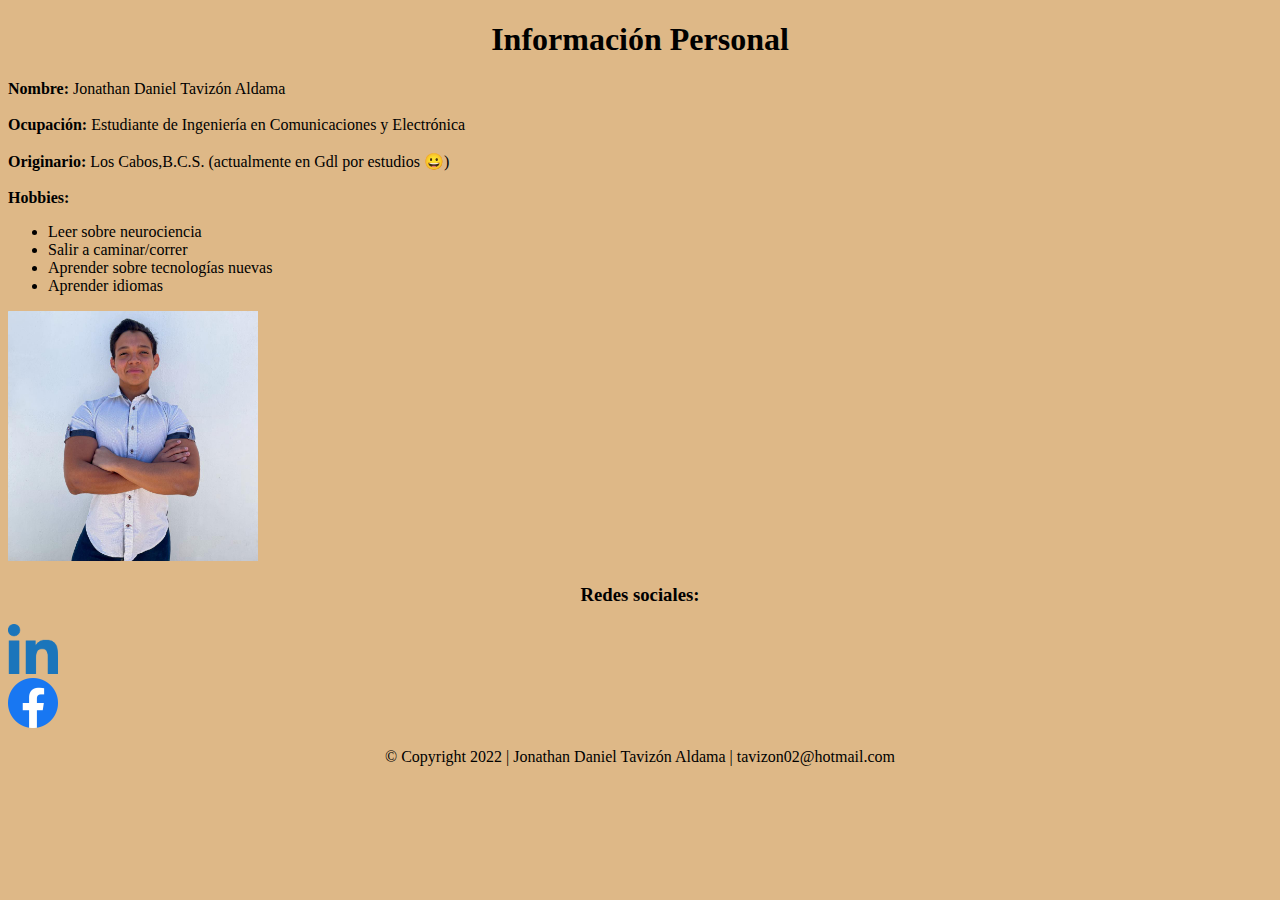
<file: Ejercicio 1/index.html>
<!DOCTYPE html>
<html lang="en">
<head>
    <meta charset="UTF-8">
    <meta http-equiv="X-UA-Compatible" content="IE=edge">
    <meta name="viewport" content="width=device-width, initial-scale=1.0">
    <title>Ejercicio 1</title>
</head>
<body style="background-color: burlywood;">
    <h1 style="text-align: center;">
        Información Personal
    </h1>
        <p>
            <strong>Nombre: </strong> Jonathan Daniel Tavizón Aldama
            <br>
            <br>
            <strong> Ocupación: </strong> Estudiante de Ingeniería en Comunicaciones y Electrónica
            <br>
            <br>
            <strong> Originario: </strong> Los Cabos,B.C.S. (actualmente en Gdl por estudios &#128512)
            <br>
            <br>
            <strong> Hobbies: </strong>
                <ul>
                    <li>Leer sobre neurociencia</li>
                    <li>Salir a caminar/correr</li>
                    <li>Aprender sobre tecnologías nuevas</li>
                    <li>Aprender idiomas</li>
                </ul>
        </p>
        <img src="Jonathan_Foto.jpg" width="250" height="250">
        <h3 style="text-align: center;">
            Redes sociales:
        </h3>
            <p>
            <a href="https://www.linkedin.com/in/jonathantavizon/" target="_blank">
                <img src="Linkedin.png" width="50" height="50" >
            </a>
            <br>
            <a href="https://www.facebook.com/JDTA02/" target="_blank">
                <img src="Facebook.png" width="50" height="50" >
            </a>
            </p>
</body>
<footer style="text-align: center;">
    <p>
        &copy Copyright 2022 | Jonathan Daniel Tavizón Aldama | tavizon02@hotmail.com
    </p>
</footer>
</html>
</file>
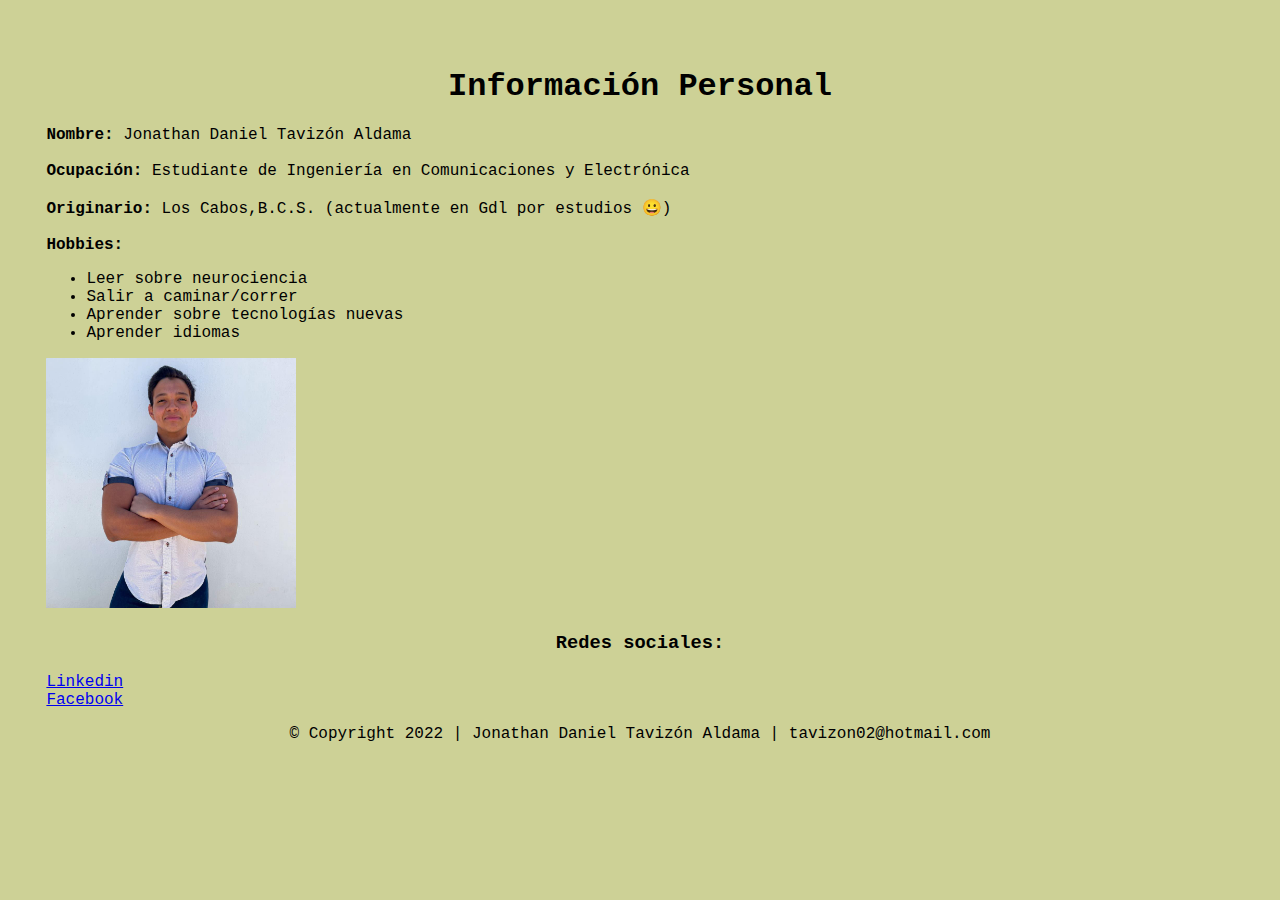
<file: Ejercicio 2/index.html>
<!DOCTYPE html>
<html lang="en">
<head>
    <meta charset="UTF-8">
    <meta http-equiv="X-UA-Compatible" content="IE=edge">
    <meta name="viewport" content="width=device-width, initial-scale=1.0">
    <title>Ejercicio 2</title>
    <link rel="stylesheet" href="style.css">
</head>
<body>
    <h1 class="titulo">
        Información Personal
    </h1>
        <p>
            <strong>Nombre: </strong> Jonathan Daniel Tavizón Aldama
            <br>
            <br>
            <strong> Ocupación: </strong> Estudiante de Ingeniería en Comunicaciones y Electrónica
            <br>
            <br>
            <strong> Originario: </strong> Los Cabos,B.C.S. (actualmente en Gdl por estudios &#128512)
            <br>
            <br>
            <strong> Hobbies: </strong>
                <ul>
                    <li>Leer sobre neurociencia</li>
                    <li>Salir a caminar/correr</li>
                    <li>Aprender sobre tecnologías nuevas</li>
                    <li>Aprender idiomas</li>
                </ul>
        </p>
        <img src="Jonathan_Foto.jpg" width="250" height="250">
        <h3 class="titulo">
            Redes sociales:
        </h3>
            <p>
            <a href="https://www.linkedin.com/in/jonathantavizon/" target="_blank">Linkedin</a>
            <br>
            <a href="https://www.facebook.com/JDTA02/" target="_blank"> Facebook</a>
            </p>
</body>
<footer class="titulo">
    <p>
        &copy Copyright 2022 | Jonathan Daniel Tavizón Aldama | tavizon02@hotmail.com
    </p>
</footer>
</html>
</file>
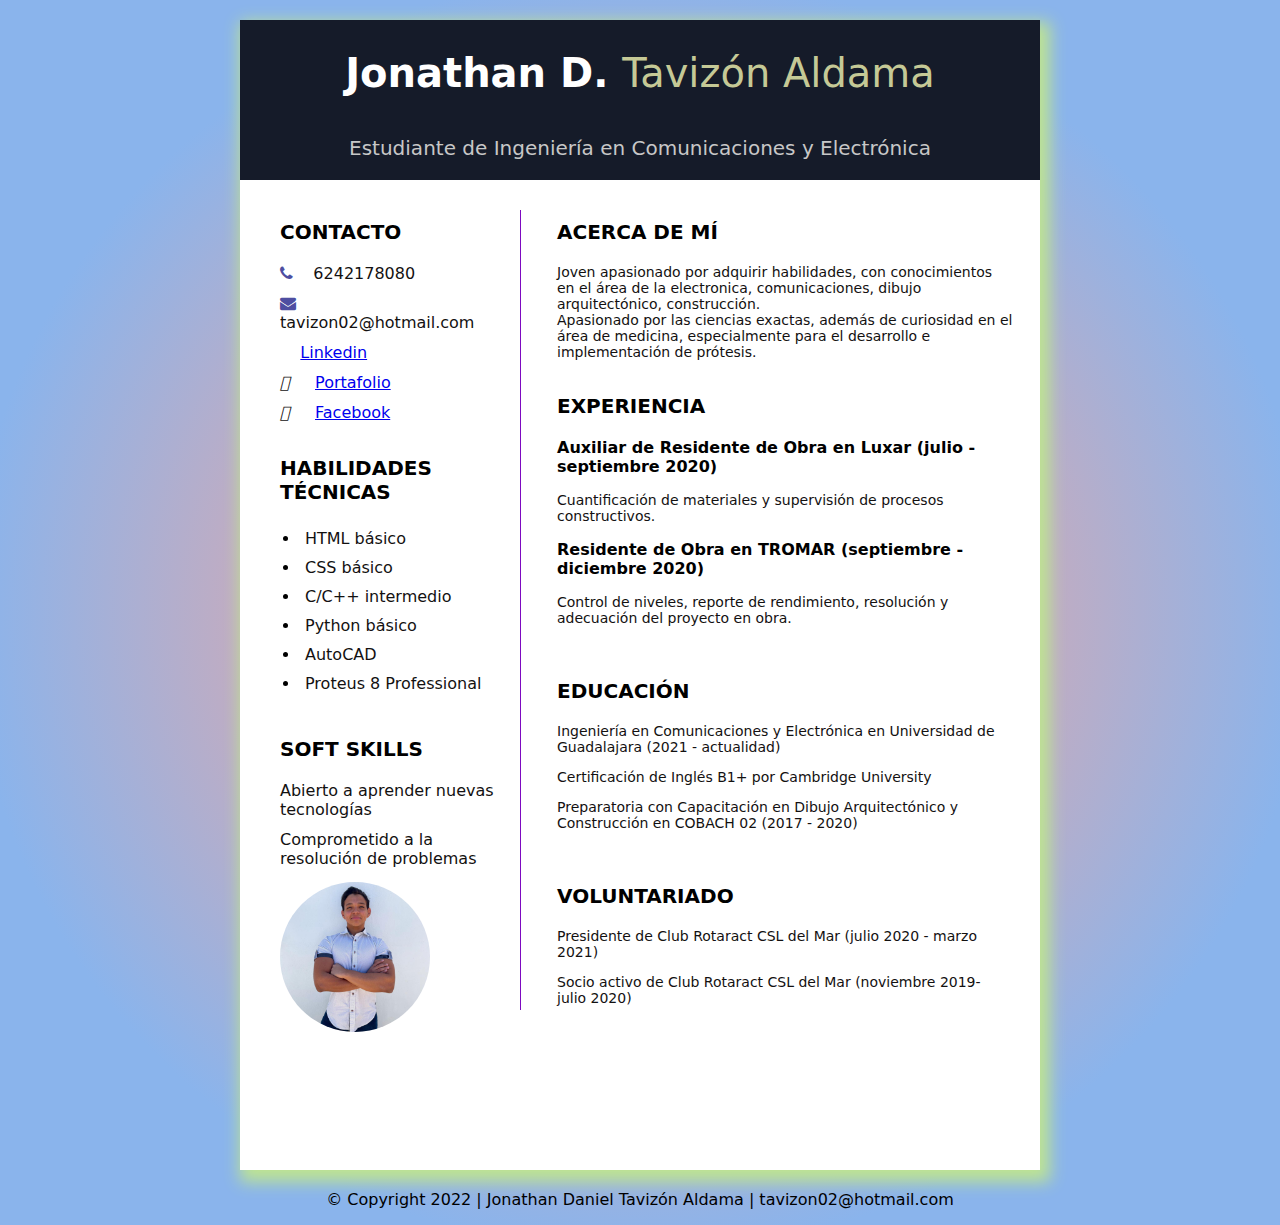
<file: Ejercicio CV/index.html>
<!DOCTYPE html>
<html lang="en">
<head>
    <meta charset="UTF-8">
    <meta http-equiv="X-UA-Compatible" content="IE=edge">
    <meta name="viewport" content="width=device-width, initial-scale=1.0">
    <title> Mi CV</title>
    <link rel="stylesheet" href="style.css">
    <link rel="stylesheet" href="https://cdnjs.cloudflare.com/ajax/libs/font-awesome/4.7.0/css/font-awesome.min.css">
    <link rel="stylesheet" href="https://use.fontawesome.com/releases/v5.8.1/css/all.css" integrity="sha384-50oBUHEmvpQ+1lW4y57PTFmhCaXp0ML5d60M1M7uH2+nqUivzIebhndOJK28anvf" crossorigin="anonymous">
</head>
<body>
    <div class="plantilla">
        <div class="cabecera">
            <p class= "nombre"> Jonathan D. <span>Tavizón Aldama</span></p>
            <p class="carrera">Estudiante de Ingeniería en Comunicaciones y Electrónica</p>
        </div>
        <div class="limpiar"></div>

        <div class="contacto">
            <div class="caja-contenido" style="padding-left: 40px;">
                <p class="titulo">Contacto</p>
                <p class="parrafo1"><i class="fa fa-phone"></i>&nbsp; &nbsp; 6242178080</p>
                <p class="parrafo1"><i class="fa fa-envelope"></i>&nbsp; &nbsp; tavizon02@hotmail.com</p>
                <p class="parrafo1"><i class="fab fa-linkedin-in"></i>
                     &nbsp; &nbsp; <a href="https://www.linkedin.com/in/jonathantavizon/" target="_blank">Linkedin</a>
                </p>
                <p class="parrafo1"><i class="fab fa-github"></i>
                    &nbsp; &nbsp; <a href="https://github.com/jonathantavizon" target="_blank">Portafolio</a>
                </p>
                <p class="parrafo1"><i class="fab fa-facebook"></i>
                    &nbsp; &nbsp; <a href="https://www.facebook.com/JDTA02/" target="_blank">Facebook</a>
                </p>

                <br/>
                <p class="titulo">Habilidades Técnicas</p>
                <ul class="skills">
                    <li><span>HTML básico</span></li>
                    <li><span>CSS básico</span></li>
                    <li><span>C/C++ intermedio</span></li>
                    <li><span>Python básico</span></li>
                    <li><span>AutoCAD</span></li>
                    <li><span>Proteus 8 Professional</span></li>
                </ul>

                <br/>

                <p class="titulo">Soft Skills</p>
                <p class="parrafo1">Abierto a aprender nuevas tecnologías</p>
                <p class="parrafo1">Comprometido a la resolución de problemas</p>

                <br/>

                <img src="Jonathan_Foto.jpg" alt="Foto de Jonathan Tavizón" class="image-profile"/>

            </div>
        </div>
            <div class="separacion"></div>
        <div class="informacion">
            <div class="caja-contenido">

                <p class="titulo">Acerca de mí</p>
                <p class="parrafo1" style="font-size: 14px;">
                    Joven apasionado por adquirir habilidades, con  conocimientos en el área de la electronica, comunicaciones, 
                    dibujo arquitectónico, construcción. 
                    <br/>
                    Apasionado por las ciencias exactas, además de curiosidad en el área de medicina, 
                    especialmente para el desarrollo e implementación de prótesis.
                </p>

                <br/>
                <p class="titulo">Experiencia</p>
                <p><b>Auxiliar de Residente de Obra en Luxar (julio - septiembre 2020)</b></p>
                <p class="parrafo2">Cuantificación de materiales y supervisión de procesos constructivos.</p>
                <p><b>Residente de Obra en TROMAR (septiembre - diciembre 2020)</b></p>
                <p class="parrafo2">Control de niveles, reporte de rendimiento, resolución y adecuación del proyecto en obra.</p>
                
                <br/>
                <p class="titulo">Educación</p>
                <p class="parrafo2">Ingeniería en Comunicaciones y Electrónica en Universidad de Guadalajara (2021 - actualidad)</p>
                <p class="parrafo2">Certificación de Inglés B1+ por Cambridge University</p>
                <p class="parrafo2">Preparatoria con Capacitación en Dibujo Arquitectónico y Construcción en COBACH 02 (2017 - 2020)</p>

                <br/>

                <p class="titulo">Voluntariado</p>
                <p class="parrafo2">Presidente de Club Rotaract CSL del Mar (julio 2020 - marzo 2021)</p>
                <p class="parrafo2">Socio activo de Club Rotaract CSL del Mar (noviembre 2019- julio 2020)</p>
                
            </div>
        </div>
    </div>
</body>

<footer>
    <p>&copy Copyright 2022 | Jonathan Daniel Tavizón Aldama | tavizon02@hotmail.com</p>
</footer>
</html>
</file>
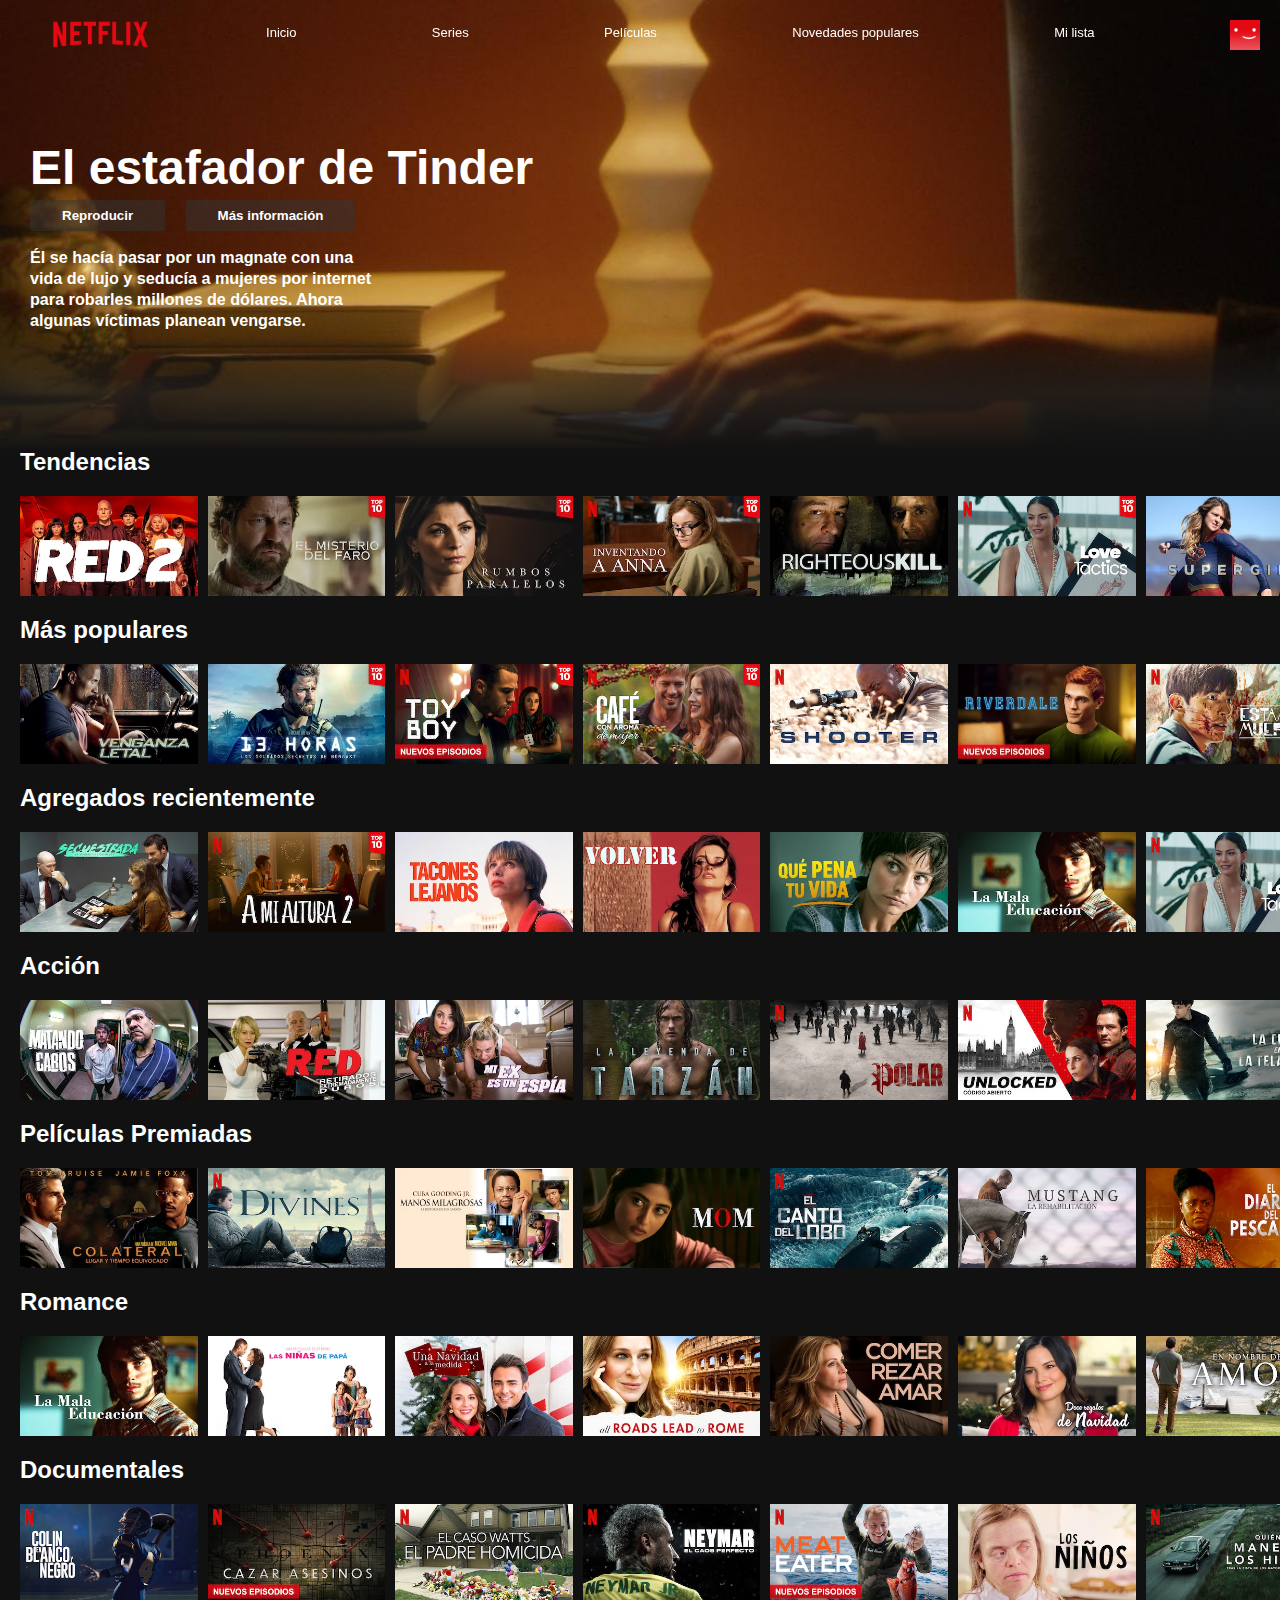
<file: Proyecto Final Clon Netflix/index.html>
<!DOCTYPE html>
<html lang="en">
<head>
    <meta charset="UTF-8">
    <meta http-equiv="X-UA-Compatible" content="IE=edge">
    <meta name="viewport" content="width=device-width, initial-scale=1.0">
    <title>Clon Netflix</title>
    <link rel="stylesheet" href="style.css">
</head>
 <body>
    <nav id="barraSuperior">
      <a href="#"><img class="logo" src="images/netflix-logo.png" alt="NETFLIX" /></a>
      <a href="#" class="opciones">Inicio</a>
      <a href="#" class="opciones">Series</a>
      <a href="#" class="opciones">Películas</a>
      <a href="#" class="opciones">Novedades populares</a>
      <a href="#" class="opciones">Mi lista</a> 
      <a href="perfiles.html"><img class="avatar" src="images/user1.png" alt="AVATAR" /></a>
    </nav>

    <header class="banner">
      <div class="bannerContenido">
        <h1 class="bannerTitulo">El estafador de Tinder</h1>
        <button class="bannerBoton">Reproducir</button>
        <button class="bannerBoton">Más información</button>
        <h1 class="bannerDescripcion">
          Él se hacía pasar por un magnate con una vida de lujo y seducía a mujeres por internet
          para robarles millones de dólares. Ahora algunas víctimas planean vengarse.
        </h1>
      </div>
      <div class="bannerDegradado"></div>
    </header>

    <section>
      <h2>Tendencias</h2>
      <div class="carruseles">
        <img class="carrusel" src="images/Tendencia1.jpg" alt="RED 2" />
        <img class="carrusel" src="images/Tendencia2.jpg" alt="El MISTERIOR DEL FARO" />
        <img class="carrusel" src="images/Tendencia3.jpg" alt="RUMBOS PARALELOS" />
        <img class="carrusel" src="images/Tendencia4.jpg" alt="INVENTANDO A ANNA" />
        <img class="carrusel" src="images/Tendencia5.jpg" alt="RIGHTEOUSKILL" />
        <img class="carrusel" src="images/Tendencia6.jpg" alt="LOVE TACTICS" />
        <img class="carrusel" src="images/Tendencia7.jpg" alt="SUPERGIRL" />
        <img class="carrusel" src="images/Tendencia8.jpg" alt="THE FLASH" />
      </div>
    </section>

    <section>
      <h2>Más populares</h2>
      <div class="carruseles">
        <img class="carrusel" src="images/Populares1.jpg" alt="VENGANZA LETAL" />
        <img class="carrusel" src="images/Populares2.jpg" alt="13 HORAS" />
        <img class="carrusel" src="images/Populares3.jpg" alt="TOY BOY" />
        <img class="carrusel" src="images/Populares4.jpg" alt="CAFÉ CON AROMA DE MUJER" />
        <img class="carrusel" src="images/Populares5.jpg" alt="SHOOTER" />
        <img class="carrusel" src="images/Populares6.jpg" alt="RIVERDALE" />
        <img class="carrusel" src="images/Populares7.jpg" alt="ESTAMOS MUERTOS" />
        <img class="carrusel" src="images/Populares8.jpg" alt="COLATERAL" />
      </div>
    </section>

    <section>
      <h2>Agregados recientemente</h2>
      <div class="carruseles">
        <img class="carrusel" src="images/Reciente1.png" alt="SECUESTRADA" />
        <img class="carrusel" src="images/Reciente2.png" alt="A MI ALTURA 2" />
        <img class="carrusel" src="images/Reciente3.png" alt="TACONES LEJANOS" />
        <img class="carrusel" src="images/Reciente4.png" alt="VOLVER" />
        <img class="carrusel" src="images/Reciente5.png" alt="QUÉ PENA TU VIDA" />
        <img class="carrusel" src="images/Reciente6.png" alt="LA MALA NOTICIA" />
        <img class="carrusel" src="images/Reciente7.png" alt="LOVE TATICS" />
        <img class="carrusel" src="images/Reciente8.png" alt="VENIR DEL FRIO" />
      </div>
    </section>

    <section>
      <h2>Acción</h2>
      <div class="carruseles">
        <img class="carrusel" src="images/Accion1.jpg" alt="MATANDO CABOS" />
        <img class="carrusel" src="images/Accion2.jpg" alt="RED" />
        <img class="carrusel" src="images/Accion3.jpg" alt="MI EX ES UN ESPIA" />
        <img class="carrusel" src="images/Accion4.jpg" alt="LA LEYENDA DE TARZAN" />
        <img class="carrusel" src="images/Accion5.jpg" alt="POLAR" />
        <img class="carrusel" src="images/Accion6.jpg" alt="UNLOCKED" />
        <img class="carrusel" src="images/Accion7.jpg" alt="LA CHICA TELARAÑA" />
        <img class="carrusel" src="images/Accion8.jpg" alt="SPENCER CONFIDENCIAL" />
      </div>
    </section>

    <section>
      <h2>Películas Premiadas</h2>
      <div class="carruseles">
        <img class="carrusel" src="images/Premiada1.png" alt="COLATERAL" />
        <img class="carrusel" src="images/Premiada2.png" alt="DIVINES" />
        <img class="carrusel" src="images/Premiada3.png" alt="MANOS MILAGROSAS" />
        <img class="carrusel" src="images/Premiada4.png" alt="MOM" />
        <img class="carrusel" src="images/Premiada5.png" alt="EL CANTO DEL LOBO" />
        <img class="carrusel" src="images/Premiada6.png" alt="MUSTANG" />
        <img class="carrusel" src="images/Premiada7.png" alt="EL DIARIO DEL PECADOR" />
        <img class="carrusel" src="images/Premiada8.png" alt="CUATRO MINUTOS" />
      </div>
    </section>

    <section>
      <h2>Romance</h2>
      <div class="carruseles">
        <img class="carrusel" src="images/Romance1.jpg" alt="LA MALA EDUCACIÓN" />
        <img class="carrusel" src="images/Romance2.jpg" alt="LAS NIÑAS DE PAPÁ" />
        <img class="carrusel" src="images/Romance3.jpg" alt="UNA NAVIDAD A LA MEDIDA" />
        <img class="carrusel" src="images/Romance4.jpg" alt="ALL ROADS LEAD TO ROME" />
        <img class="carrusel" src="images/Romance5.jpg" alt="COMER REZAR AMAR" />
        <img class="carrusel" src="images/Romance6.jpg" alt="DOCE REGALOS DE NAVIDAD" />
        <img class="carrusel" src="images/Romance7.jpg" alt="EN NOMBRE DEL AMOR" />
        <img class="carrusel" src="images/Romance8.jpg" alt="LA CITA PERFECTA" />
      </div>
    </section>

    <section>
      <h2>Documentales</h2>
      <div class="carruseles">
        <img class="carrusel" src="images/Documentales1.jpg" alt="COLIN EN BLANCO Y NEGRO" />
        <img class="carrusel" src="images/Documentales2.jpg" alt="CAZAR ASESINOS" />
        <img class="carrusel" src="images/Documentales3.jpg" alt="EL PADRE HOMICIDA" />
        <img class="carrusel" src="images/Documentales4.jpg" alt="NEYMAR" />
        <img class="carrusel" src="images/Documentales5.jpg" alt="MEAT EATER" />
        <img class="carrusel" src="images/Documentales6.jpg" alt="LOS NIÑOS" />
        <img class="carrusel" src="images/Documentales7.jpg" alt="QUIÉN MANEJA LOS HILOS" />
        <img class="carrusel" src="images/Documentales8.jpg" alt="LAS CRÓNICAS DEL TACO" />
      </div>
    </section>

    <script src="script.js"></script>
  </body>
</html>
</file>
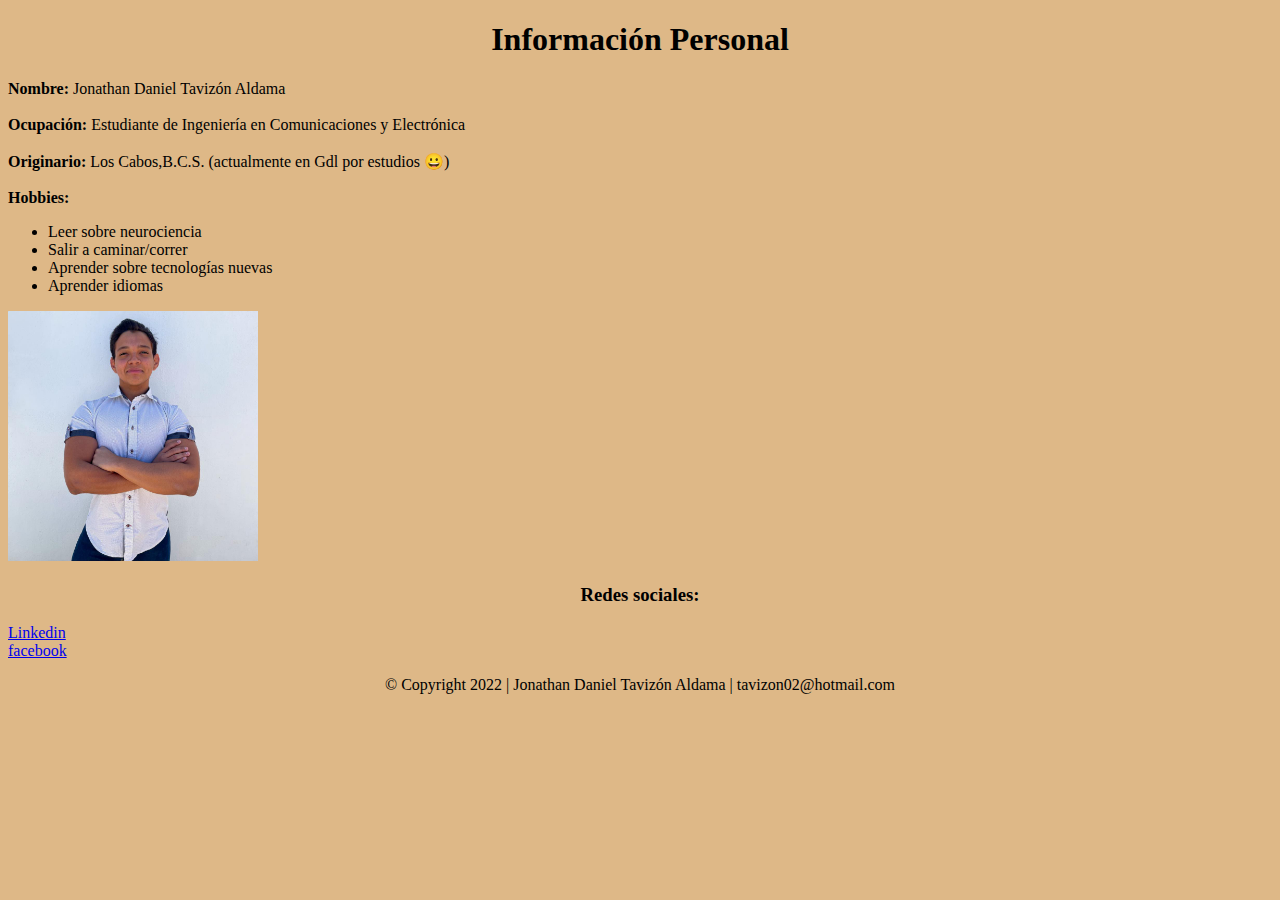
<file: Ejercicio 1/j1.html>
<!DOCTYPE html>
<html lang="en">
<head>
    <meta charset="UTF-8">
    <meta http-equiv="X-UA-Compatible" content="IE=edge">
    <meta name="viewport" content="width=device-width, initial-scale=1.0">
    <title>Ejercicio 1</title>
</head>
<body style="background-color: burlywood;">
    <h1 style="text-align: center;">
        Información Personal
    </h1>
        <p>
            <strong>Nombre: </strong> Jonathan Daniel Tavizón Aldama
            <br>
            <br>
            <strong> Ocupación: </strong> Estudiante de Ingeniería en Comunicaciones y Electrónica
            <br>
            <br>
            <strong> Originario: </strong> Los Cabos,B.C.S. (actualmente en Gdl por estudios &#128512)
            <br>
            <br>
            <strong> Hobbies: </strong>
                <ul>
                    <li>Leer sobre neurociencia</li>
                    <li>Salir a caminar/correr</li>
                    <li>Aprender sobre tecnologías nuevas</li>
                    <li>Aprender idiomas</li>
                </ul>
        </p>
        <img src="Jonathan_Foto.jpg" width="250" height="250">
        <h3 style="text-align: center;">
            Redes sociales:
        </h3>
            <p>
            <a href="https://www.linkedin.com/in/jonathantavizon/" target="_blank">Linkedin</a>
            <br>
            <a href="https://www.facebook.com/JDTA02/" target="_blank">facebook</a>
            </p>
</body>
<footer style="text-align: center;">
    <p>
        &copy Copyright 2022 | Jonathan Daniel Tavizón Aldama | tavizon02@hotmail.com
    </p>
</footer>
</html>
</file>
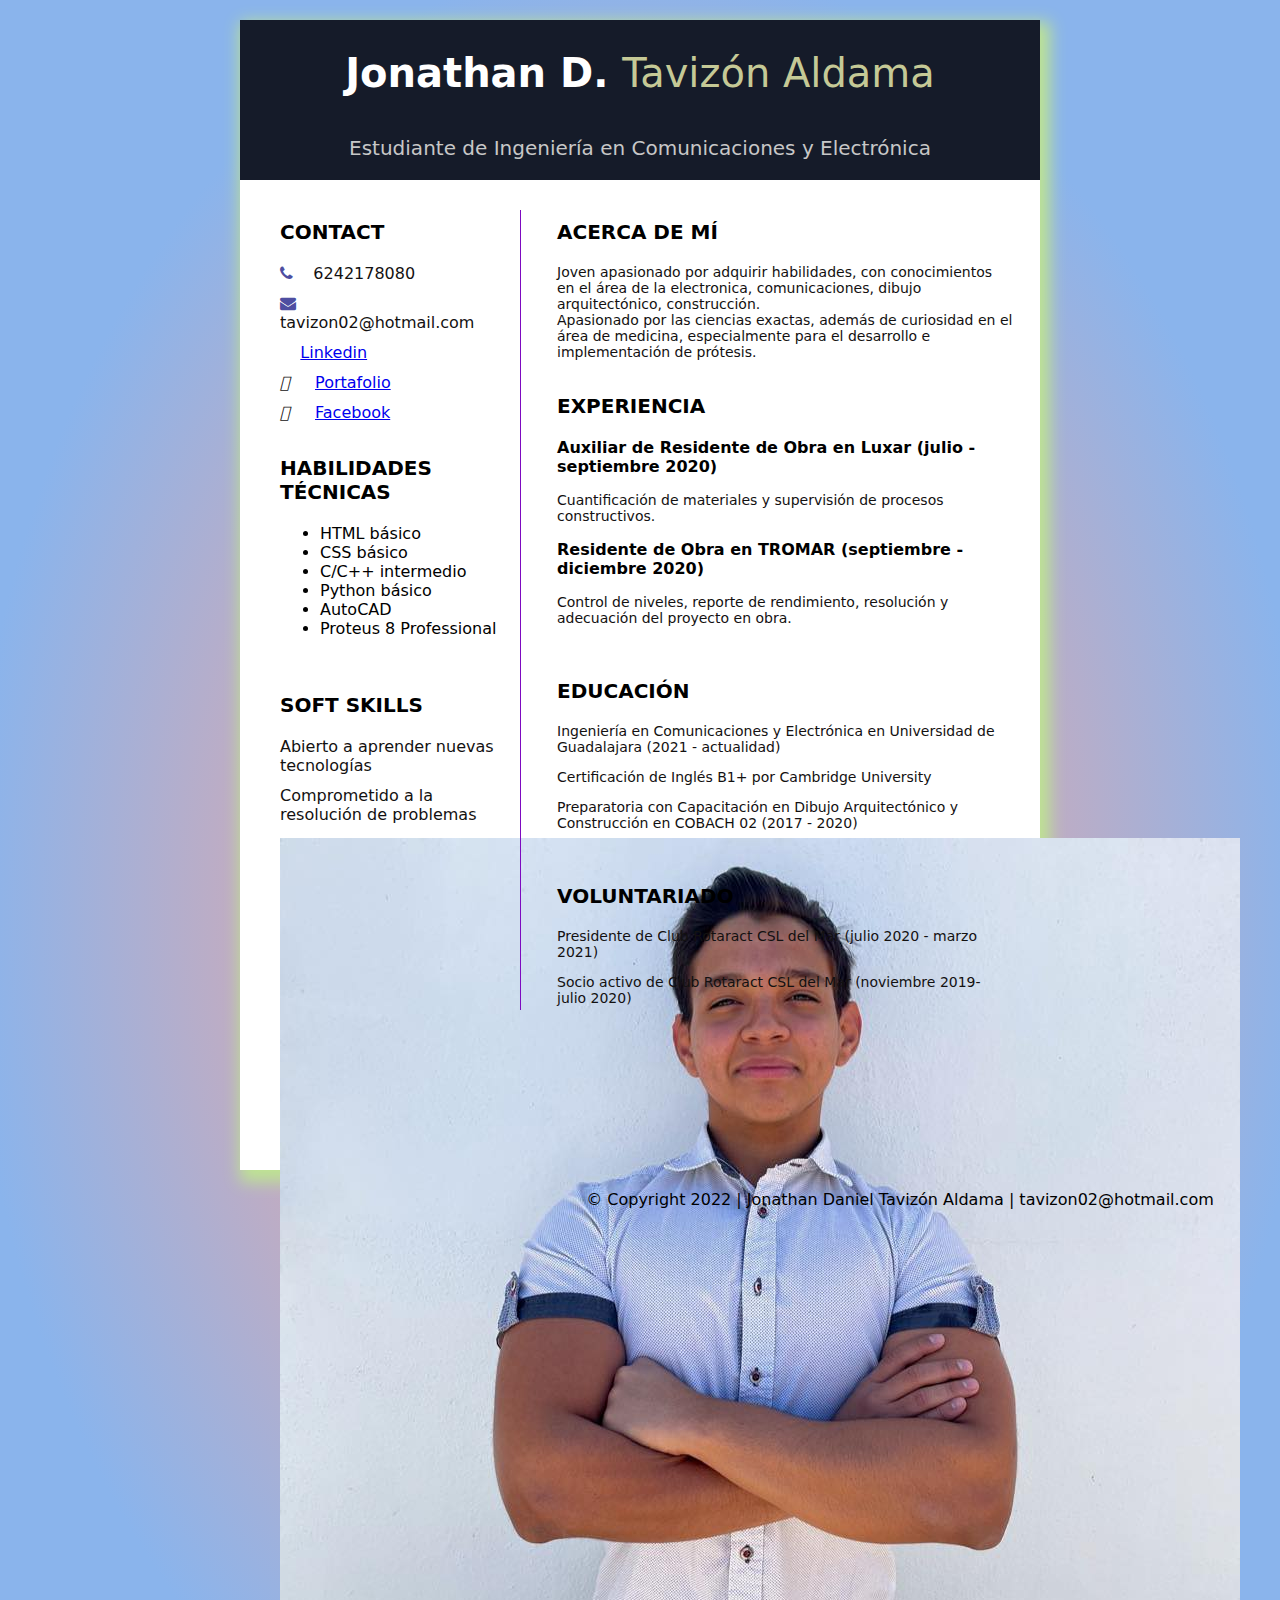
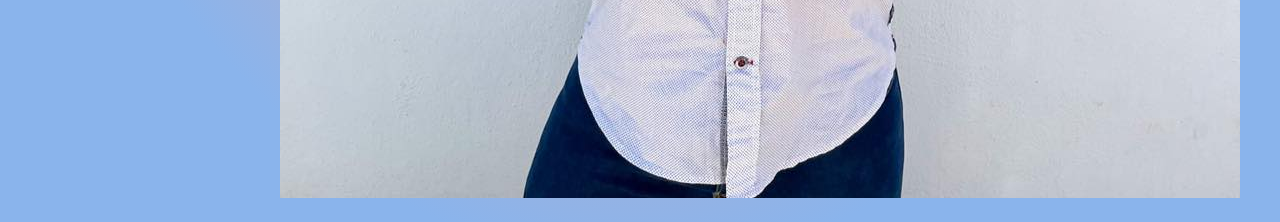
<file: Ejercicio CV/CV.html>
<!DOCTYPE html>
<html lang="en">
<head>
    <meta charset="UTF-8">
    <meta http-equiv="X-UA-Compatible" content="IE=edge">
    <meta name="viewport" content="width=device-width, initial-scale=1.0">
    <title> CV Jonathan Tavizon</title>
    <link rel="stylesheet" href="style.css">
    <link rel="stylesheet" href="https://cdnjs.cloudflare.com/ajax/libs/font-awesome/4.7.0/css/font-awesome.min.css">
    <link rel="stylesheet" href="https://use.fontawesome.com/releases/v5.8.1/css/all.css" integrity="sha384-50oBUHEmvpQ+1lW4y57PTFmhCaXp0ML5d60M1M7uH2+nqUivzIebhndOJK28anvf" crossorigin="anonymous">
</head>
<body>
    <div class="plantilla">
        <div class="cabecera">
            <p class= "nombre"> Jonathan D. <span>Tavizón Aldama</span></p>
            <p class="carrera">Estudiante de Ingeniería en Comunicaciones y Electrónica</p>
        </div>
        <div class="limpiar"></div>

        <div class="contacto">
            <div class="caja-contenido" style="padding-left: 40px;">
                <p class="titulo">Contact</p>
                <p class="parrafo1"><i class="fa fa-phone"></i>&nbsp; &nbsp; 6242178080</p>
                <p class="parrafo1"><i class="fa fa-envelope"></i>&nbsp; &nbsp; tavizon02@hotmail.com</p>
                <p class="parrafo1"><i class="fab fa-linkedin-in"></i>
                     &nbsp; &nbsp; <a href="https://www.linkedin.com/in/jonathantavizon/" target="_blank">Linkedin</a>
                </p>
                <p class="parrafo1"><i class="fab fa-github"></i>
                    &nbsp; &nbsp; <a href="https://github.com/jonathantavizon" target="_blank">Portafolio</a>
                </p>
                <p class="parrafo1"><i class="fab fa-facebook"></i>
                    &nbsp; &nbsp; <a href="https://www.facebook.com/JDTA02/" target="_blank">Facebook</a>
                </p>

                <br/>
                <p class="titulo">Habilidades Técnicas</p>
                <ul class="habilidades">
                    <li><span>HTML básico</span></li>
                    <li><span>CSS básico</span></li>
                    <li><span>C/C++ intermedio</span></li>
                    <li><span>Python básico</span></li>
                    <li><span>AutoCAD</span></li>
                    <li><span>Proteus 8 Professional</span></li>
                </ul>

                <br/>

                <p class="titulo">Soft Skills</p>
                <p class="parrafo1">Abierto a aprender nuevas tecnologías</p>
                <p class="parrafo1">Comprometido a la resolución de problemas</p>

                <br/>

                <img src="Jonathan_Foto.jpg" class="imgRedonda"/>

            </div>
        </div>
            <div class="separacion"></div>
        <div class="informacion">
            <div class="caja-contenido">

                <p class="titulo">Acerca de mí</p>
                <p class="parrafo1" style="font-size: 14px;">
                    Joven apasionado por adquirir habilidades, con  conocimientos en el área de la electronica, comunicaciones, 
                    dibujo arquitectónico, construcción. 
                    <br/>
                    Apasionado por las ciencias exactas, además de curiosidad en el área de medicina, 
                    especialmente para el desarrollo e implementación de prótesis.
                </p>

                <br/>
                <p class="titulo">Experiencia</p>
                <p><b>Auxiliar de Residente de Obra en Luxar (julio - septiembre 2020)</b></p>
                <p class="parrafo2">Cuantificación de materiales y supervisión de procesos constructivos.</p>
                <p><b>Residente de Obra en TROMAR (septiembre - diciembre 2020)</b></p>
                <p class="parrafo2">Control de niveles, reporte de rendimiento, resolución y adecuación del proyecto en obra.</p>
                
                <br/>
                <p class="titulo">Educación</p>
                <p class="parrafo2">Ingeniería en Comunicaciones y Electrónica en Universidad de Guadalajara (2021 - actualidad)</p>
                <p class="parrafo2">Certificación de Inglés B1+ por Cambridge University</p>
                <p class="parrafo2">Preparatoria con Capacitación en Dibujo Arquitectónico y Construcción en COBACH 02 (2017 - 2020)</p>

                <br/>

                <p class="titulo">Voluntariado</p>
                <p class="parrafo2">Presidente de Club Rotaract CSL del Mar (julio 2020 - marzo 2021)</p>
                <p class="parrafo2">Socio activo de Club Rotaract CSL del Mar (noviembre 2019- julio 2020)</p>
                
            </div>
        </div>
    </div>
</body>

<footer>
    <p>&copy Copyright 2022 | Jonathan Daniel Tavizón Aldama | tavizon02@hotmail.com</p>
</footer>
</html>
</file>
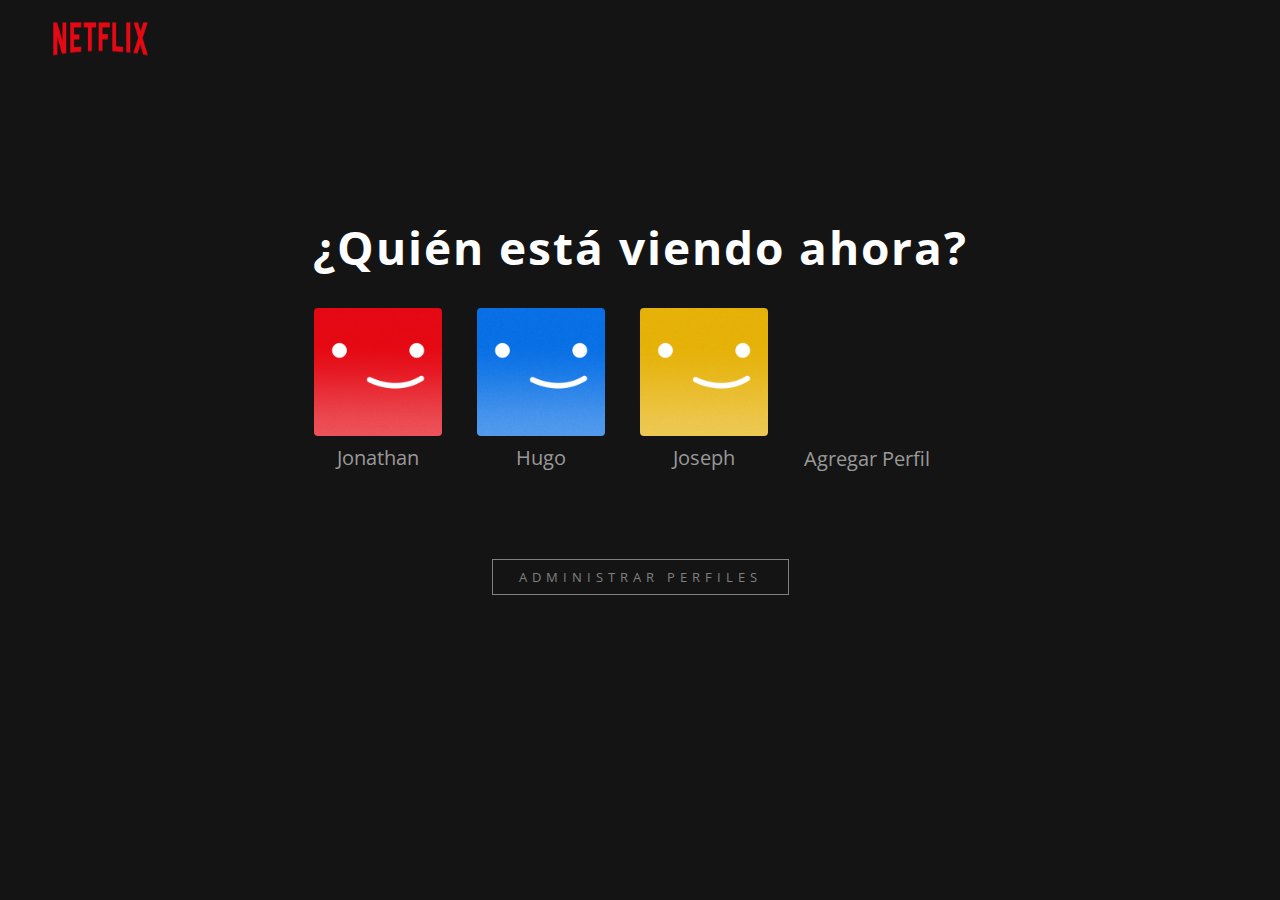
<file: Proyecto Final Clon Netflix/perfiles.html>
<!DOCTYPE html>
<html lang="en">
<head>
    <meta charset="UTF-8">
    <meta http-equiv="X-UA-Compatible" content="IE=edge">
    <meta name="viewport" content="width=device-width, initial-scale=1.0">
    <link rel="stylesheet" href="stylePerfiles.css"/>
    <link rel="stylesheet" href="https://cdnjs.cloudflare.com/ajax/libs/font-awesome/5.15.0/css/all.min.css" integrity="sha512-BnbUDfEUfV0Slx6TunuB042k9tuKe3xrD6q4mg5Ed72LTgzDIcLPxg6yI2gcMFRyomt+yJJxE+zJwNmxki6/RA==" crossorigin="anonymous" referrerpolicy="no-referrer" />
    <title>Clon Netflix</title>
</head>
<body>
    <div class="quienEstaViendo">
        <div class="logo">
            <a href="#"><img src="images/netflix-logo.png" alt="logo"></a>
        </div>

        <main>
            <h1>¿Quién está viendo ahora?</h1>
            <div class="perfiles">
                <a href="index.html">
                    <button id="btn1" class="btn"><span>Jonathan</span></span></button>
                </a>
                <a href="user2.html">
                    <button id="btn2" class="btn"><span>Hugo</span></span></button>
                </a>
                <a href="user3.html">
                    <button id="btn3" class="btn"><span>Joseph</span></span></button>
                </a>
                    <button class="agregar"><i class="fas fa-plus-circle"></i> <span>Agregar Perfil</span></button>
            </div>
            <button class="manejarPerfiles">Administrar perfiles</button>
        </main>
    </div>
</body>
</html>
</file>
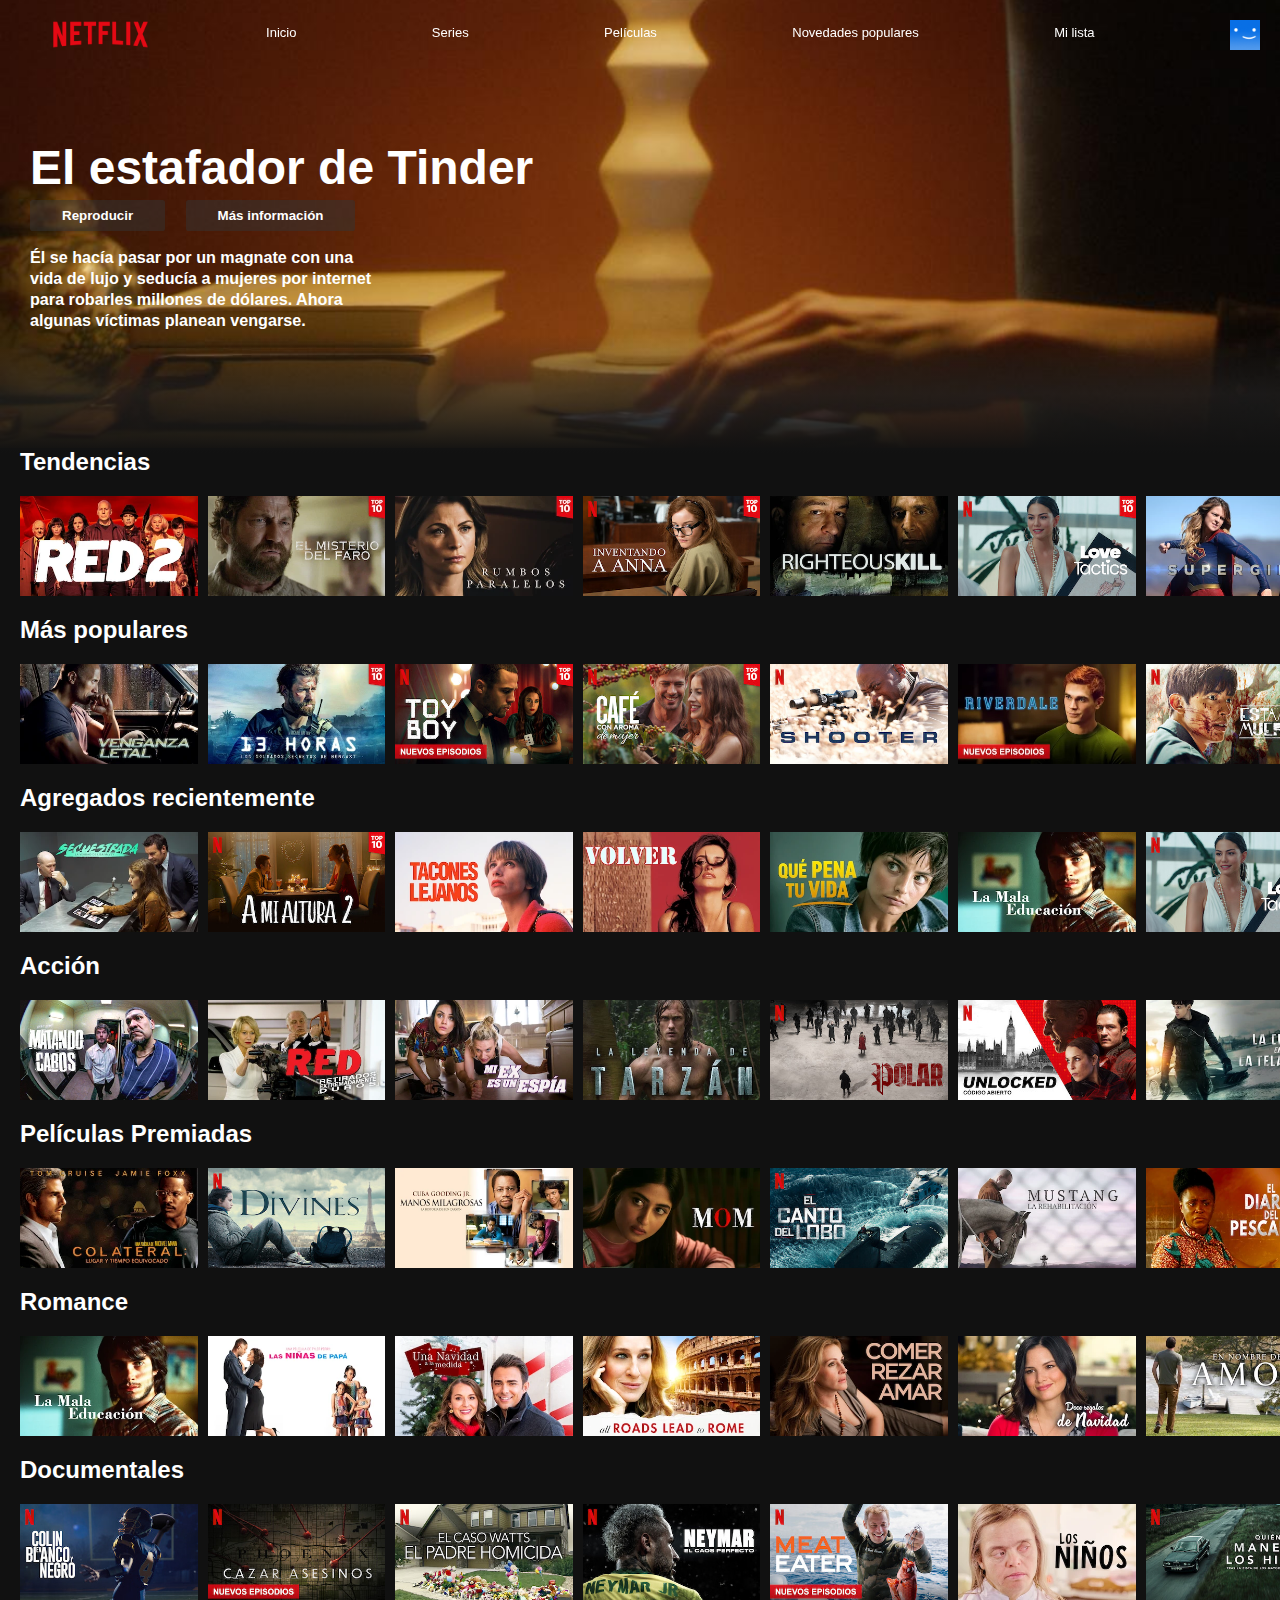
<file: Proyecto Final Clon Netflix/user2.html>
<!DOCTYPE html>
<html lang="en">
<head>
    <meta charset="UTF-8">
    <meta http-equiv="X-UA-Compatible" content="IE=edge">
    <meta name="viewport" content="width=device-width, initial-scale=1.0">
    <title>Clon Netflix</title>
    <link rel="stylesheet" href="style.css">
</head>
 <body>
  <nav id="barraSuperior">
    <a href="#"><img class="logo" src="images/netflix-logo.png" alt="NETFLIX" /></a>
    <a href="#" class="opciones">Inicio</a>
    <a href="#" class="opciones">Series</a>
    <a href="#" class="opciones">Películas</a>
    <a href="#" class="opciones">Novedades populares</a>
    <a href="#" class="opciones">Mi lista</a> 
    <a href="perfiles.html"><img class="avatar" src="images/user2.png" alt="AVATAR" /></a>
  </nav>

    <header class="banner">
      <div class="bannerContenido">
        <h1 class="bannerTitulo">El estafador de Tinder</h1>
        <button class="bannerBoton">Reproducir</button>
        <button class="bannerBoton">Más información</button>
        <h1 class="bannerDescripcion">
          Él se hacía pasar por un magnate con una vida de lujo y seducía a mujeres por internet
          para robarles millones de dólares. Ahora algunas víctimas planean vengarse.
        </h1>
      </div>
      <div class="bannerDegradado"></div>
    </header>

    <section>
      <h2>Tendencias</h2>
      <div class="carruseles">
        <img class="carrusel" src="images/Tendencia1.jpg" alt="RED 2" />
        <img class="carrusel" src="images/Tendencia2.jpg" alt="El MISTERIOR DEL FARO" />
        <img class="carrusel" src="images/Tendencia3.jpg" alt="RUMBOS PARALELOS" />
        <img class="carrusel" src="images/Tendencia4.jpg" alt="INVENTANDO A ANNA" />
        <img class="carrusel" src="images/Tendencia5.jpg" alt="RIGHTEOUSKILL" />
        <img class="carrusel" src="images/Tendencia6.jpg" alt="LOVE TACTICS" />
        <img class="carrusel" src="images/Tendencia7.jpg" alt="SUPERGIRL" />
        <img class="carrusel" src="images/Tendencia8.jpg" alt="THE FLASH" />
      </div>
    </section>

    <section>
      <h2>Más populares</h2>
      <div class="carruseles">
        <img class="carrusel" src="images/Populares1.jpg" alt="VENGANZA LETAL" />
        <img class="carrusel" src="images/Populares2.jpg" alt="13 HORAS" />
        <img class="carrusel" src="images/Populares3.jpg" alt="TOY BOY" />
        <img class="carrusel" src="images/Populares4.jpg" alt="CAFÉ CON AROMA DE MUJER" />
        <img class="carrusel" src="images/Populares5.jpg" alt="SHOOTER" />
        <img class="carrusel" src="images/Populares6.jpg" alt="RIVERDALE" />
        <img class="carrusel" src="images/Populares7.jpg" alt="ESTAMOS MUERTOS" />
        <img class="carrusel" src="images/Populares8.jpg" alt="COLATERAL" />
      </div>
    </section>

    <section>
      <h2>Agregados recientemente</h2>
      <div class="carruseles">
        <img class="carrusel" src="images/Reciente1.png" alt="SECUESTRADA" />
        <img class="carrusel" src="images/Reciente2.png" alt="A MI ALTURA 2" />
        <img class="carrusel" src="images/Reciente3.png" alt="TACONES LEJANOS" />
        <img class="carrusel" src="images/Reciente4.png" alt="VOLVER" />
        <img class="carrusel" src="images/Reciente5.png" alt="QUÉ PENA TU VIDA" />
        <img class="carrusel" src="images/Reciente6.png" alt="LA MALA NOTICIA" />
        <img class="carrusel" src="images/Reciente7.png" alt="LOVE TATICS" />
        <img class="carrusel" src="images/Reciente8.png" alt="VENIR DEL FRIO" />
      </div>
    </section>

    <section>
      <h2>Acción</h2>
      <div class="carruseles">
        <img class="carrusel" src="images/Accion1.jpg" alt="MATANDO CABOS" />
        <img class="carrusel" src="images/Accion2.jpg" alt="RED" />
        <img class="carrusel" src="images/Accion3.jpg" alt="MI EX ES UN ESPIA" />
        <img class="carrusel" src="images/Accion4.jpg" alt="LA LEYENDA DE TARZAN" />
        <img class="carrusel" src="images/Accion5.jpg" alt="POLAR" />
        <img class="carrusel" src="images/Accion6.jpg" alt="UNLOCKED" />
        <img class="carrusel" src="images/Accion7.jpg" alt="LA CHICA TELARAÑA" />
        <img class="carrusel" src="images/Accion8.jpg" alt="SPENCER CONFIDENCIAL" />
      </div>
    </section>

    <section>
      <h2>Películas Premiadas</h2>
      <div class="carruseles">
        <img class="carrusel" src="images/Premiada1.png" alt="COLATERAL" />
        <img class="carrusel" src="images/Premiada2.png" alt="DIVINES" />
        <img class="carrusel" src="images/Premiada3.png" alt="MANOS MILAGROSAS" />
        <img class="carrusel" src="images/Premiada4.png" alt="MOM" />
        <img class="carrusel" src="images/Premiada5.png" alt="EL CANTO DEL LOBO" />
        <img class="carrusel" src="images/Premiada6.png" alt="MUSTANG" />
        <img class="carrusel" src="images/Premiada7.png" alt="EL DIARIO DEL PECADOR" />
        <img class="carrusel" src="images/Premiada8.png" alt="CUATRO MINUTOS" />
      </div>
    </section>

    <section>
      <h2>Romance</h2>
      <div class="carruseles">
        <img class="carrusel" src="images/Romance1.jpg" alt="LA MALA EDUCACIÓN" />
        <img class="carrusel" src="images/Romance2.jpg" alt="LAS NIÑAS DE PAPÁ" />
        <img class="carrusel" src="images/Romance3.jpg" alt="UNA NAVIDAD A LA MEDIDA" />
        <img class="carrusel" src="images/Romance4.jpg" alt="ALL ROADS LEAD TO ROME" />
        <img class="carrusel" src="images/Romance5.jpg" alt="COMER REZAR AMAR" />
        <img class="carrusel" src="images/Romance6.jpg" alt="DOCE REGALOS DE NAVIDAD" />
        <img class="carrusel" src="images/Romance7.jpg" alt="EN NOMBRE DEL AMOR" />
        <img class="carrusel" src="images/Romance8.jpg" alt="LA CITA PERFECTA" />
      </div>
    </section>

    <section>
      <h2>Documentales</h2>
      <div class="carruseles">
        <img class="carrusel" src="images/Documentales1.jpg" alt="COLIN EN BLANCO Y NEGRO" />
        <img class="carrusel" src="images/Documentales2.jpg" alt="CAZAR ASESINOS" />
        <img class="carrusel" src="images/Documentales3.jpg" alt="EL PADRE HOMICIDA" />
        <img class="carrusel" src="images/Documentales4.jpg" alt="NEYMAR" />
        <img class="carrusel" src="images/Documentales5.jpg" alt="MEAT EATER" />
        <img class="carrusel" src="images/Documentales6.jpg" alt="LOS NIÑOS" />
        <img class="carrusel" src="images/Documentales7.jpg" alt="QUIÉN MANEJA LOS HILOS" />
        <img class="carrusel" src="images/Documentales8.jpg" alt="LAS CRÓNICAS DEL TACO" />
      </div>
    </section>

    <script src="script.js"></script>
  </body>
</html>
</file>
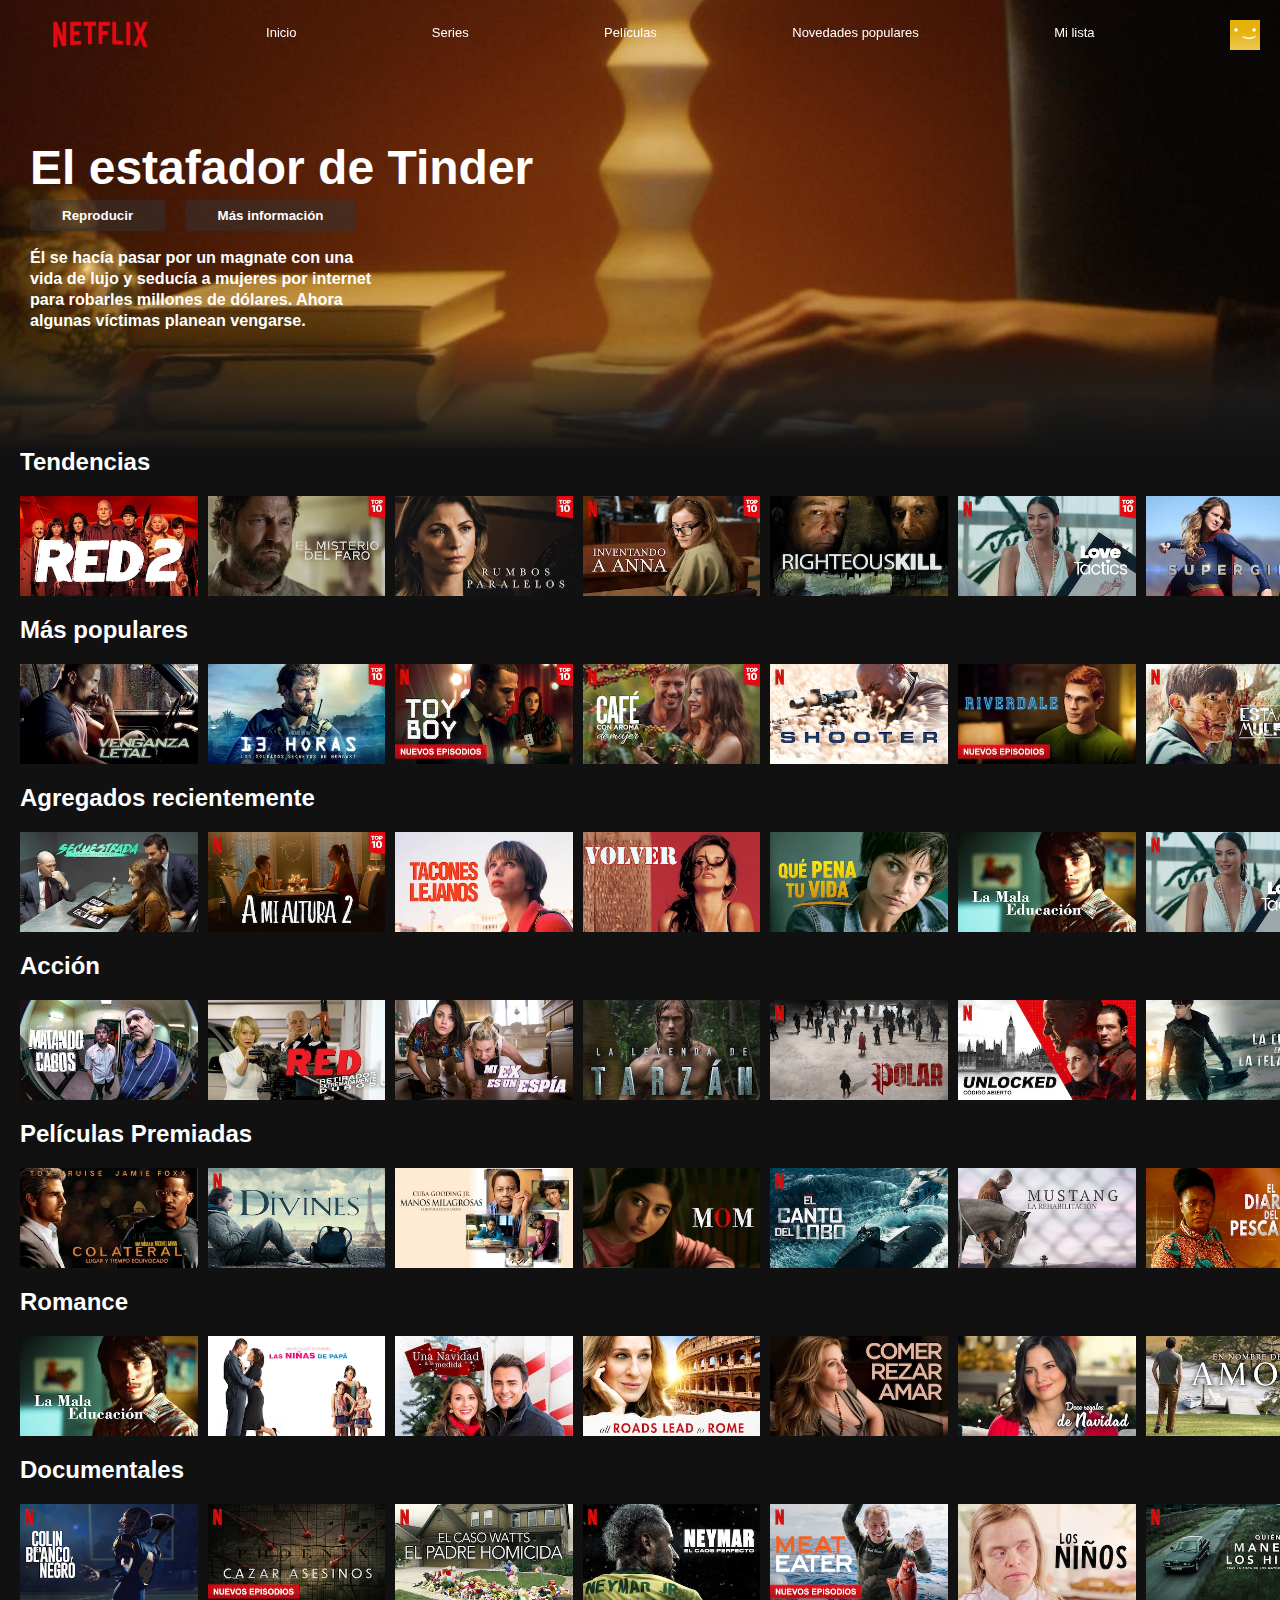
<file: Proyecto Final Clon Netflix/user3.html>
<!DOCTYPE html>
<html lang="en">
<head>
    <meta charset="UTF-8">
    <meta http-equiv="X-UA-Compatible" content="IE=edge">
    <meta name="viewport" content="width=device-width, initial-scale=1.0">
    <title>Clon Netflix</title>
    <link rel="stylesheet" href="style.css">
</head>
 <body>
  <nav id="barraSuperior">
    <a href="#"><img class="logo" src="images/netflix-logo.png" alt="NETFLIX" /></a>
    <a href="#" class="opciones">Inicio</a>
    <a href="#" class="opciones">Series</a>
    <a href="#" class="opciones">Películas</a>
    <a href="#" class="opciones">Novedades populares</a>
    <a href="#" class="opciones">Mi lista</a> 
    <a href="perfiles.html"><img class="avatar" src="images/user3.png" alt="AVATAR" /></a>
  </nav>

    <header class="banner">
      <div class="bannerContenido">
        <h1 class="bannerTitulo">El estafador de Tinder</h1>
        <button class="bannerBoton">Reproducir</button>
        <button class="bannerBoton">Más información</button>
        <h1 class="bannerDescripcion">
          Él se hacía pasar por un magnate con una vida de lujo y seducía a mujeres por internet
          para robarles millones de dólares. Ahora algunas víctimas planean vengarse.
        </h1>
      </div>
      <div class="bannerDegradado"></div>
    </header>

    <section>
      <h2>Tendencias</h2>
      <div class="carruseles">
        <img class="carrusel" src="images/Tendencia1.jpg" alt="RED 2" />
        <img class="carrusel" src="images/Tendencia2.jpg" alt="El MISTERIOR DEL FARO" />
        <img class="carrusel" src="images/Tendencia3.jpg" alt="RUMBOS PARALELOS" />
        <img class="carrusel" src="images/Tendencia4.jpg" alt="INVENTANDO A ANNA" />
        <img class="carrusel" src="images/Tendencia5.jpg" alt="RIGHTEOUSKILL" />
        <img class="carrusel" src="images/Tendencia6.jpg" alt="LOVE TACTICS" />
        <img class="carrusel" src="images/Tendencia7.jpg" alt="SUPERGIRL" />
        <img class="carrusel" src="images/Tendencia8.jpg" alt="THE FLASH" />
      </div>
    </section>

    <section>
      <h2>Más populares</h2>
      <div class="carruseles">
        <img class="carrusel" src="images/Populares1.jpg" alt="VENGANZA LETAL" />
        <img class="carrusel" src="images/Populares2.jpg" alt="13 HORAS" />
        <img class="carrusel" src="images/Populares3.jpg" alt="TOY BOY" />
        <img class="carrusel" src="images/Populares4.jpg" alt="CAFÉ CON AROMA DE MUJER" />
        <img class="carrusel" src="images/Populares5.jpg" alt="SHOOTER" />
        <img class="carrusel" src="images/Populares6.jpg" alt="RIVERDALE" />
        <img class="carrusel" src="images/Populares7.jpg" alt="ESTAMOS MUERTOS" />
        <img class="carrusel" src="images/Populares8.jpg" alt="COLATERAL" />
      </div>
    </section>

    <section>
      <h2>Agregados recientemente</h2>
      <div class="carruseles">
        <img class="carrusel" src="images/Reciente1.png" alt="SECUESTRADA" />
        <img class="carrusel" src="images/Reciente2.png" alt="A MI ALTURA 2" />
        <img class="carrusel" src="images/Reciente3.png" alt="TACONES LEJANOS" />
        <img class="carrusel" src="images/Reciente4.png" alt="VOLVER" />
        <img class="carrusel" src="images/Reciente5.png" alt="QUÉ PENA TU VIDA" />
        <img class="carrusel" src="images/Reciente6.png" alt="LA MALA NOTICIA" />
        <img class="carrusel" src="images/Reciente7.png" alt="LOVE TATICS" />
        <img class="carrusel" src="images/Reciente8.png" alt="VENIR DEL FRIO" />
      </div>
    </section>

    <section>
      <h2>Acción</h2>
      <div class="carruseles">
        <img class="carrusel" src="images/Accion1.jpg" alt="MATANDO CABOS" />
        <img class="carrusel" src="images/Accion2.jpg" alt="RED" />
        <img class="carrusel" src="images/Accion3.jpg" alt="MI EX ES UN ESPIA" />
        <img class="carrusel" src="images/Accion4.jpg" alt="LA LEYENDA DE TARZAN" />
        <img class="carrusel" src="images/Accion5.jpg" alt="POLAR" />
        <img class="carrusel" src="images/Accion6.jpg" alt="UNLOCKED" />
        <img class="carrusel" src="images/Accion7.jpg" alt="LA CHICA TELARAÑA" />
        <img class="carrusel" src="images/Accion8.jpg" alt="SPENCER CONFIDENCIAL" />
      </div>
    </section>

    <section>
      <h2>Películas Premiadas</h2>
      <div class="carruseles">
        <img class="carrusel" src="images/Premiada1.png" alt="COLATERAL" />
        <img class="carrusel" src="images/Premiada2.png" alt="DIVINES" />
        <img class="carrusel" src="images/Premiada3.png" alt="MANOS MILAGROSAS" />
        <img class="carrusel" src="images/Premiada4.png" alt="MOM" />
        <img class="carrusel" src="images/Premiada5.png" alt="EL CANTO DEL LOBO" />
        <img class="carrusel" src="images/Premiada6.png" alt="MUSTANG" />
        <img class="carrusel" src="images/Premiada7.png" alt="EL DIARIO DEL PECADOR" />
        <img class="carrusel" src="images/Premiada8.png" alt="CUATRO MINUTOS" />
      </div>
    </section>

    <section>
      <h2>Romance</h2>
      <div class="carruseles">
        <img class="carrusel" src="images/Romance1.jpg" alt="LA MALA EDUCACIÓN" />
        <img class="carrusel" src="images/Romance2.jpg" alt="LAS NIÑAS DE PAPÁ" />
        <img class="carrusel" src="images/Romance3.jpg" alt="UNA NAVIDAD A LA MEDIDA" />
        <img class="carrusel" src="images/Romance4.jpg" alt="ALL ROADS LEAD TO ROME" />
        <img class="carrusel" src="images/Romance5.jpg" alt="COMER REZAR AMAR" />
        <img class="carrusel" src="images/Romance6.jpg" alt="DOCE REGALOS DE NAVIDAD" />
        <img class="carrusel" src="images/Romance7.jpg" alt="EN NOMBRE DEL AMOR" />
        <img class="carrusel" src="images/Romance8.jpg" alt="LA CITA PERFECTA" />
      </div>
    </section>

    <section>
      <h2>Documentales</h2>
      <div class="carruseles">
        <img class="carrusel" src="images/Documentales1.jpg" alt="COLIN EN BLANCO Y NEGRO" />
        <img class="carrusel" src="images/Documentales2.jpg" alt="CAZAR ASESINOS" />
        <img class="carrusel" src="images/Documentales3.jpg" alt="EL PADRE HOMICIDA" />
        <img class="carrusel" src="images/Documentales4.jpg" alt="NEYMAR" />
        <img class="carrusel" src="images/Documentales5.jpg" alt="MEAT EATER" />
        <img class="carrusel" src="images/Documentales6.jpg" alt="LOS NIÑOS" />
        <img class="carrusel" src="images/Documentales7.jpg" alt="QUIÉN MANEJA LOS HILOS" />
        <img class="carrusel" src="images/Documentales8.jpg" alt="LAS CRÓNICAS DEL TACO" />
      </div>
    </section>

    <script src="script.js"></script>
  </body>
</html>
</file>
<file: Ejercicio 2/style.css>
body{
    background-color: rgb(205, 209, 150);
    font-family: 'Courier New', Courier, monospace;
    padding: 3%;
}

.titulo{
    text-align: center;
}
</file>
<file: Ejercicio CV/style.css>
body {
    margin: 0px;
    padding: 0px;
    background-image: radial-gradient(#e4a7a7 25%, #8ab4ec 74%);
    font-family: system-ui;
  }
  
  .limpiar {
    clear: both;
  }
  
  .plantilla {
    height: 1150px;
    width: 800px;
    background-color: white;
    box-shadow: 5px 7px 15px 5px #bee492;
    margin: 20px auto;
  }
  
  .cabecera {
    background-color: #151b29;
    text-align: center;
    padding: 20px;
  }

  .perfil {
    width: 150px;
    border-radius: 50%;
  }
  
  .nombre {
    color: white;
    font-size: 40px;
    font-weight: bold;
    margin-top: 10px;
  }
  
  .nombre span {
    font-weight: 100;
    color: #c5c996;
  }
  
  .carrera {
    font-size: 20px;
    color: #c7c7c7;
    margin: 0px;
    margin-top: 10px;
  }
  
  .contacto {
    width: 35%;
    float: left;
  }
  
  .informacion {
    width: 62%;
    float: left;
  }
  
  .separacion {
    border-left: 1px solid #7d0ac0;
    height: 800px;
    width: 2%;
    margin-top: 30px;
    float: left;
  }
  
  .caja-contenido {
    padding: 20px;
  }
  
  .titulo{
    font-size: 20px;
    text-transform: uppercase;
    font-weight: 600;
  }

  .parrafo1 {
    color: #131111;
    margin-bottom: -5px;
  }
  
  .fa {
    color: rgb(78, 78, 161);
  }
  
  .skills {
    margin-left: -20px;
    margin-bottom: 0px;
  }
  .skills li {
    padding: 5px;
  }
  .skills li span {
    color: #131111;
  }
  
  .parrafo2 {
    font-size: 14px;
    color: #131111;
  }

.image-profile {
  width: 150px;
  height: 150px;
  border-radius: 50%;
}

footer{
      text-align: center;
  }
</file>
<file: Proyecto Final Clon Netflix/style.css>
* {
  margin: 0;
  box-sizing: border-box;
}

body {
  font-family: Arial, Helvetica, sans-serif;
  background-color: #111;
}

nav {
  position: fixed;
  top: 0;
  width: 100%;
  display: flex;
  justify-content: space-between;
  padding: 20px 20px 10px;
  z-index: 1;
  transition-timing-function: ease-in;
  transition: all 0.5s;
}

.logo {
  width: 100px;
  object-fit: contain;
  margin-left: 2.4vw;
  display: flex;
}

.opciones{
  display: flex;
  flex-grow: initial;
  position: relative;
  text-decoration: none;
  color: white;
  font-size: small;
  display: inline-block;
  margin-right: 20px;
  margin-top: 5px;
  font-family: -apple-system, BlinkMacSystemFont, 'Segoe UI', Roboto, Oxygen, Ubuntu, Cantarell, 'Open Sans', 'Helvetica Neue', sans-serif;
  list-style-type: disc;
}

.opciones:hover{
  color: gray;
  background-color: transparent;
  transition: all 0.2s;
}

.avatar {
  width: 30px;
  object-fit: contain;
}

.navNegro {
  background-color: #111;
}

.banner {
  background-image: url('images/BannerTinder.jpeg');
  background-size: cover;
  background-position: center center;
  color: white;
  object-fit: contain;
  height: 448px;
}

.bannerContenido {
  margin-left: 30px;
  padding-top: 140px;
  height: 190px;
}

.bannerTitulo {
  font-size: 3rem;
  font-weight: 800;
  padding-bottom: 0.3rem;

}

.bannerBoton {
  cursor: pointer;
  color: #fff;
  outline: none;
  border: none;
  font-weight: 700;
  border-radius: 0.2vw;
  padding-left: 2rem;
  padding-right: 2rem;
  margin-right: 1rem;
  padding-top: 0.5rem;
  padding-bottom: 0.5rem;
  background-color: rgba(51, 51, 51, 0.5);
}

.bannerBoton:hover {
  color: #000;
  background-color: #e6e6e6;
  transition: all 0.2s;
}

.bannerDescripcion {
  width: 45rem;
  line-height: 1.3;
  padding-top: 1rem;
  font-size: 1.01rem;
  max-width: 360px;
  height: 180px;
}

.bannerDegradado {
  margin-top: 145px;
  height: 7.4rem;
  background-image: linear-gradient(180deg, transparent, rgba(37, 37, 37, 0.61), #111);
}

.carruseles {
  display: flex;
  overflow-y: hidden;
  overflow-x: scroll;
  padding: 20px;
}

.carruseles::-webkit-scrollbar {
  display: none;
}

h2 {
  color: white;
  margin-left: 20px;
}

.carrusel {
  width: 100%;
  object-fit: contain;
  max-height: 100px;
  margin-right: 10px;
  transition: transform 450ms;
}

.carrusel:hover {
  transform: scale(1.08);
}
</file>
<file: Proyecto Final Clon Netflix/stylePerfiles.css>
@import url("https://fonts.googleapis.com/css2?family=Open+Sans:wght@300;400;600&display=swap");

*{
    margin: 0;
    padding: 0;
    box-sizing: border-box;
    font-family: "Open Sans", sans-serif;
}

html{
    font-size: 62.5%;
}

.quienEstaViendo{
    width: 100vw;
    min-height: 100vh;
    background-color: #141414;
}

.logo{
    /*width: 95vw;
    margin: auto;
    height: 7rem;
    background-color: rgb(20, 20, 20);
    display: flex;
    justify-content: flex-start;
    align-items: center;*/
    /*width: 80px;
    object-fit: contain;*/
    position: fixed;
    top: 0;
    width: 100%;
    display: flex;
    justify-content: flex-start;
    padding: 20px;
    z-index: 1;
    transition-timing-function: ease-in;
    transition: all 0.5s;
    width: 100px;
    object-fit: contain;
    margin-left: 2.4vw;
}

.logo a img{
    width: 10rem;
    height: 4rem;
    cursor: pointer;
}

main{
    width: 100vw;
    height: 90vh;
    display: flex;
    justify-content: center;
    align-items: center;
    flex-direction: column;
    color: white;
}

main h1{
    font-size: 4.6rem;
    letter-spacing: 0.2rem;
    font-size: 600;
}

.perfiles{
    display: flex;
    justify-content: center;
    align-items: center;
    flex-wrap: wrap;
}

.perfiles .btn, .agregar{
    height: 10vw;
    min-height: 8.4rem;
    max-height: 20rem;
    width: 10vw;
    min-width: 8.4px;
    max-width: 20rem;
    border-radius: 0.4rem;
    border: none;
    outline: none;
    margin-top: 3rem;
    margin-right: 3.5rem;
    position: relative;
    cursor: pointer;
    background-repeat: no-repeat;
    background-size: cover;
}

.perfiles #btn1{
    background-image: url(./images/user1.png);
}

.perfiles #btn2{
    background-image: url(./images/user2.png);
}

.perfiles #btn3{
    background-image: url(./images/user3.png);
}

.perfiles .btn:hover{
    box-shadow: inset 0 0 0 5px rgba(255, 255, 255, 0.9);
}

.perfiles .btn span, .agregar span{
    width: inherit;
    position: absolute;
    bottom: -3.5rem;
    left: 0;
    text-transform: capitalize;
    color: rgb(153, 153, 153);
    font-size: 2rem;
}

.agregar{
    background-color: transparent;
}

.fa-plus-circle{
    font-size: 7vw;
    color: grey;
    opacity: 0.8;
}

.agregar:hover{
    background-color: #fff;
}

.agregar:hover > .fa-plus-circle{
    opacity: 1;
}

.manejarPerfiles{
    border: 1px solid grey;
    color:grey;
    text-transform: uppercase;
    padding: 0.8rem 2.6rem;
    letter-spacing: 0.5rem;
    font: 2.5rem;
    margin-top: 12rem;
    background-color: transparent;
    cursor: pointer;
}

.manejarPerfiles:hover{
    border: 1px solid #fff;
    color:#fff;
}
</file>
